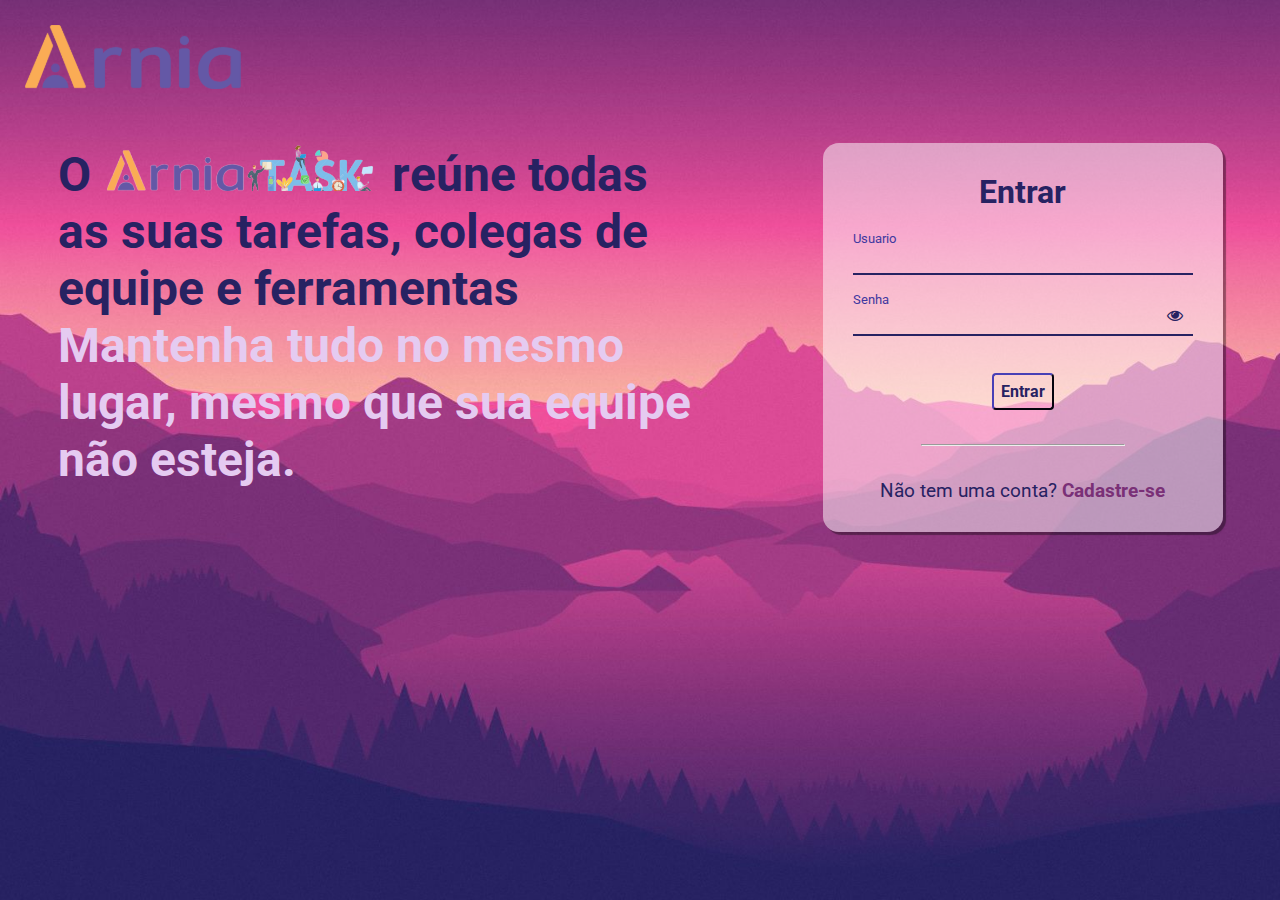
<file: index.html>
<!DOCTYPE html>
<html lang="en">
<head>
    <link rel="stylesheet" href="https://stackpath.bootstrapcdn.com/font-awesome/4.7.0/css/font-awesome.min.css"> 
    <meta charset="UTF-8">
    <meta http-equiv="X-UA-Compatible" content="IE=edge">
    <meta name="viewport" content="width=device-width, initial-scale=1.0">
    <link rel="stylesheet" href="./style.css">
    <script src="./main.js" defer></script>
    <title>Login usuário</title>
</head>
<body>
  <img src="./logo.svg" alt="" id="arnia">
  
  <div class="main">
     <h2>
      O <img src="./arnia-task.png" alt="" id="arnia-task"> 
       reúne todas as suas tarefas, colegas de equipe e ferramentas
       <span>Mantenha tudo no mesmo lugar, mesmo que sua equipe não esteja.</span>
    </h2> 

    <body>

      <div class='container'>
        <div class='card'>
          <h1> Entrar </h1>
          
          <div id='msgError'></div>
          
          <div class='label-float'>
            <input type='text' id='usuario' placeholder='' >
            <label id='userLabel' for='usuario'>Usuario</label>
          </div>
          
          <div class='label-float'>
            <input type='password' id='senha' placeholder='' >
            <label id='senhaLabel' for='senha'>Senha</label>
            <i class="fa fa-eye" aria-hidden="true"></i>
          </div>
          
          <div class='justify-center'>
            <button type="button" onclick='entrar()'>Entrar</button>
          </div>
          
          <div class='justify-center'>
            <hr>
          </div>
          
          <p> Não tem uma conta?
            <a href='../cadastrar_usuario/index.html'> Cadastre-se </a>
          </p>
          
        </div>
        </div>
</body>
</html>
</file>
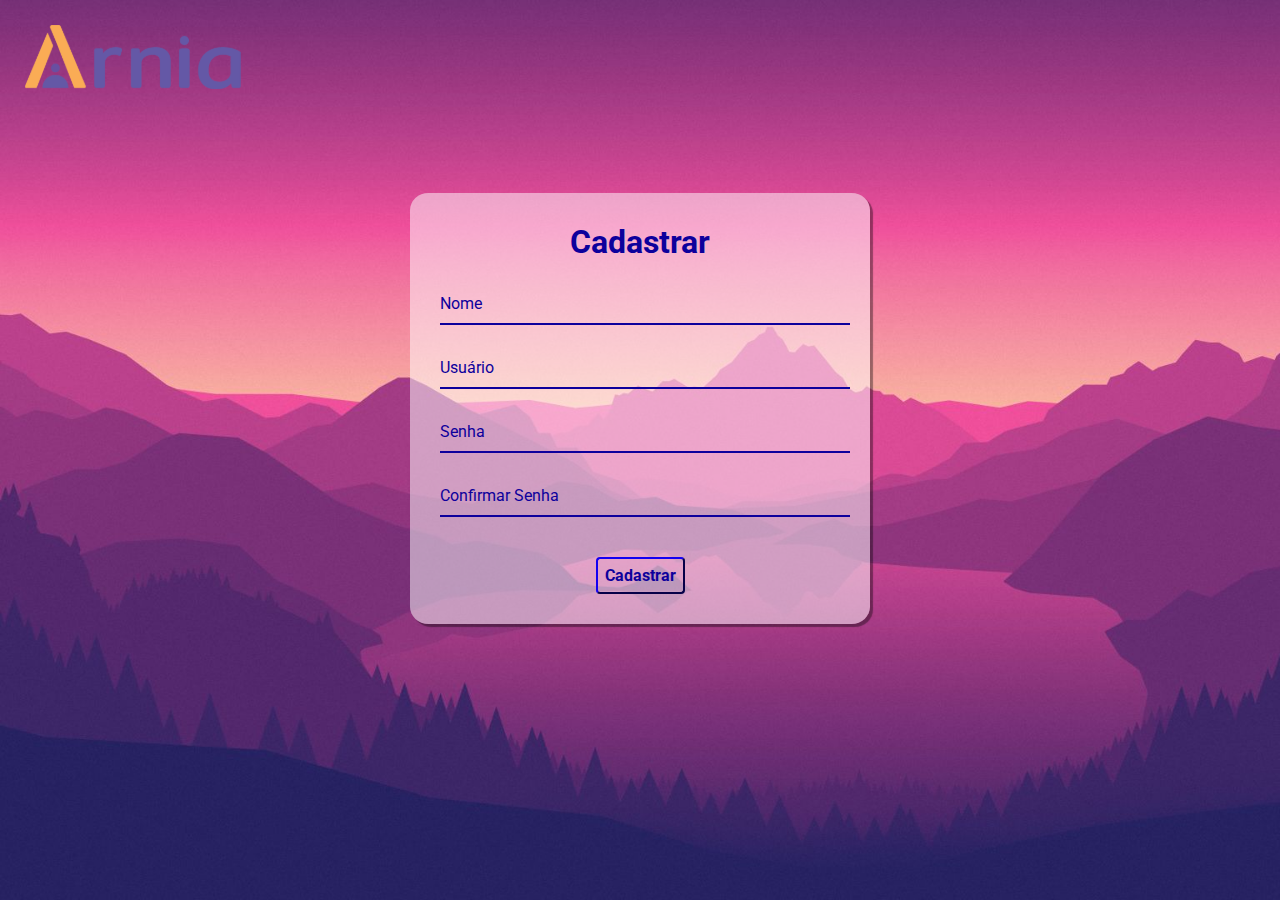
<file: cadastrar_usuario/index.html>
<!DOCTYPE html>
<html lang="pt-br">
<head>
    <meta charset="UTF-8">
    <meta name="viewport" content="width=device-width, initial-scale=1.0">
    <link rel="stylesheet" href="style.css">
    <script src="./main.js" defer></script>
    <title>Cadastrar  usuário </title>
</head>
<body>
    <img src="./logo.svg" alt="" id="arnia">

    <div class='container'>
      <div class='card'>
        <h1> Cadastrar </h1>
        
        <div id='msgError'></div>
        <div id='msgSuccess'></div>
        
                <div class="label-float">
                   <input type="text" id="nome" placeholder=" " required>
                   <label id="labelNome" for="nome">Nome</label>
                </div>
    
                <div class="label-float">
                   <input type="text" id="usuario" placeholder=" " required>
                   <label id="labelUsuario" for="usuario">Usuário</label>
                </div>
                
                <div class="label-float">
                   <input type="password" id="senha" placeholder=" " required>
                   <label id="labelSenha" for="senha">Senha</label>
                   <i id="verSenha" class="fa fa-eye" aria-hidden="true"></i>
                   
                </div>
    
                <div class="label-float">
                   <input type="password" id="confirmSenha" placeholder=" " required>
                   <label id="labelConfirmSenha" for="confirmSenha">Confirmar Senha</label>
                   <i id="verConfirmSenha" class="fa fa-eye" aria-hidden="true"></i>
                </div>
                
                <div class='justify-center'>
                   <button onclick='cadastrar()'>Cadastrar</button>
                </div>
    
        
      </div>
      </div>
</body>
</html>
</file>
<file: style.css>
@import url('https://fonts.googleapis.com/css2?family=Roboto:ital,wght@0,100;0,300;0,400;0,500;0,700;0,900;1,100;1,300;1,400;1,500;1,700;1,900&display=swap');

* {
  margin: 0;
  padding: 0;
  box-sizing: border-box;
  font-family: 'Roboto', sans-serif;
}

body {
  background-image: url(./image.jpg);
  background-repeat: no-repeat;
  background-size: cover;
  background-attachment: fixed
  
}

.main {
  display: flex;
  justify-content: space-around;
  flex-wrap: wrap;
}

.main h2 {
  margin-top: 50px;
  font-size: 48px;
  width: min(650px, 90%);
  align-items: center;
  color: #272262;
}

span {
  color: rgb(229, 203, 241);
}

.main #arnia-task {
  height: 48px;
}

#arnia {
  margin: 25px 0 0 25px;
}

.container {
  width: 400px;
  margin-top: 50px;
}

.card {
  background-color: #ffffff80;
  padding: 30px;
  border-radius: 4%;
  box-shadow: 3px 3px 1px 0px #00000060
}

h1{
  text-align: center;
  margin-bottom: 20px;
  color: #272262
}

.label-float input{
  width: 100%;
  padding: 5px 5px;
  display: inline-block;
  border: 0;
  border-bottom: 2px solid #272262;
  background-color: transparent;
  outline: none;
  min-width: 180px;
  font-size: 16px;
  transition: all .3s ease-out;
  border-radius: 0;
  
}

.label-float{
  position: relative;
  padding-top: 13px;
  margin-top: 5%;
  margin-bottom: 5%;
}

.label-float input:focus{
  border-bottom: 2px solid #4038a0;
}

.label-float label{
  color: #272262;
  pointer-events: none;
  position: absolute;
  top: 0;
  left: 0;
  margin-top: 13px;
  transition: all .3s ease-out;
}

.label-float input:focus + label,
.label-float input:valid + label{
  font-size: 13px;
  margin-top: 0;
  color: #4038a0
}

button{
  background-color: transparent;
  border-color: #272262;
  color: #272262;
  padding: 7px;
  font-weight: bold;
  font-size: 12pt;
  margin-top: 20px;
  border-radius: 4px;
  cursor: pointer;
  outline: none;
  transition: all .4s ease-out;
}

button:hover{
  background-color: #272262;
  color: #fff;
}

.justify-center{
  display: flex;
  justify-content: center;
}

hr{
  margin-top: 10%;
  margin-bottom: 10%;
  width: 60%;
}

p{
  color: #272262;
  font-size: 14pt;
  text-align: center;
}

a{
  color: #7a3077;
  font-weight: bold;
  text-decoration: none;
  transition: all .3s ease-out;
}

a:hover{
  color: #272262;
}

.fa-eye{
  position: absolute;
  top: 15px;
  right: 10px;
  cursor: pointer;
  color: #272262;
}

 #msgError{
  text-align: center;
  color: #ff0000;
  background-color: #ffbbbb;
  padding: 10px;
  border-radius: 4px;
  display: none;
}
</file>
<file: cadastrar_usuario/style.css>
@import url('https://fonts.googleapis.com/css2?family=Roboto:ital,wght@0,100;0,300;0,400;0,500;0,700;0,900;1,100;1,300;1,400;1,500;1,700;1,900&display=swap');

* {
  margin: 0;
  padding: 0;
  font-family: 'Roboto', sans-serif;
}

body {
  background-image: url(../image.jpg);
  background-repeat: no-repeat;
  background-size: cover;
  background-attachment: fixed
  
}

#arnia {
    margin: 25px 0 0 25px;
}

.container {
  display: flex;
  justify-content: center;
  width: 100%;
  margin-top: 100px;
}

.card {
  background-color: #ffffff80;
  padding: 30px;
  border-radius: 4%;
  box-shadow: 3px 3px 1px 0px #00000060;
  width: 400px;
}

h1{
  text-align: center;
  margin-bottom: 20px;
  color: #0d009c
}

.label-float input{
  width: 100%;
  padding: 5px 5px;
  display: inline-block;
  border: 0;
  border-bottom: 2px solid #0d009c;
  background-color: transparent;
  outline: none;
  min-width: 180px;
  font-size: 16px;
  transition: all .3s ease-out;
  border-radius: 0;
  
}

.label-float{
  position: relative;
  padding-top: 13px;
  margin-top: 5%;
  margin-bottom: 5%;
}

.label-float input:focus{
  border-bottom: 2px solid #4038a0;
}

.label-float label{
  color: #0d009c;
  pointer-events: none;
  position: absolute;
  top: 0;
  left: 0;
  margin-top: 13px;
  transition: all .3s ease-out;
}

.label-float input:focus + label,
.label-float input:valid + label{
  font-size: 13px;
  margin-top: 0;
  color: #4038a0
}

button{
  background-color: transparent;
  border-color: #0d009c;
  color: #0d009c;
  padding: 7px;
  font-weight: bold;
  font-size: 12pt;
  margin-top: 20px;
  border-radius: 4px;
  cursor: pointer;
  outline: none;
  transition: all .4s ease-out;
}

button:hover{
  background-color: #0d009c;
  color: #fff;
}

.justify-center{
  display: flex;
  justify-content: center;
}

.fa-eye{
  position: absolute;
  top: 15px;
  right: 10px;
  cursor: pointer;
  color: #0d009c;
}

#msgError{
  text-align: center;
  color: #ff0000;
  background-color: #ffbbbb;
  padding: 10px;
  border-radius: 4px;
  display: none;
}

#msgSuccess{
  text-align: center;
  color: #00bb00;
  background-color: #bbffbe;
  padding: 10px;
  border-radius: 4px;
  display: none;
}
</file>
